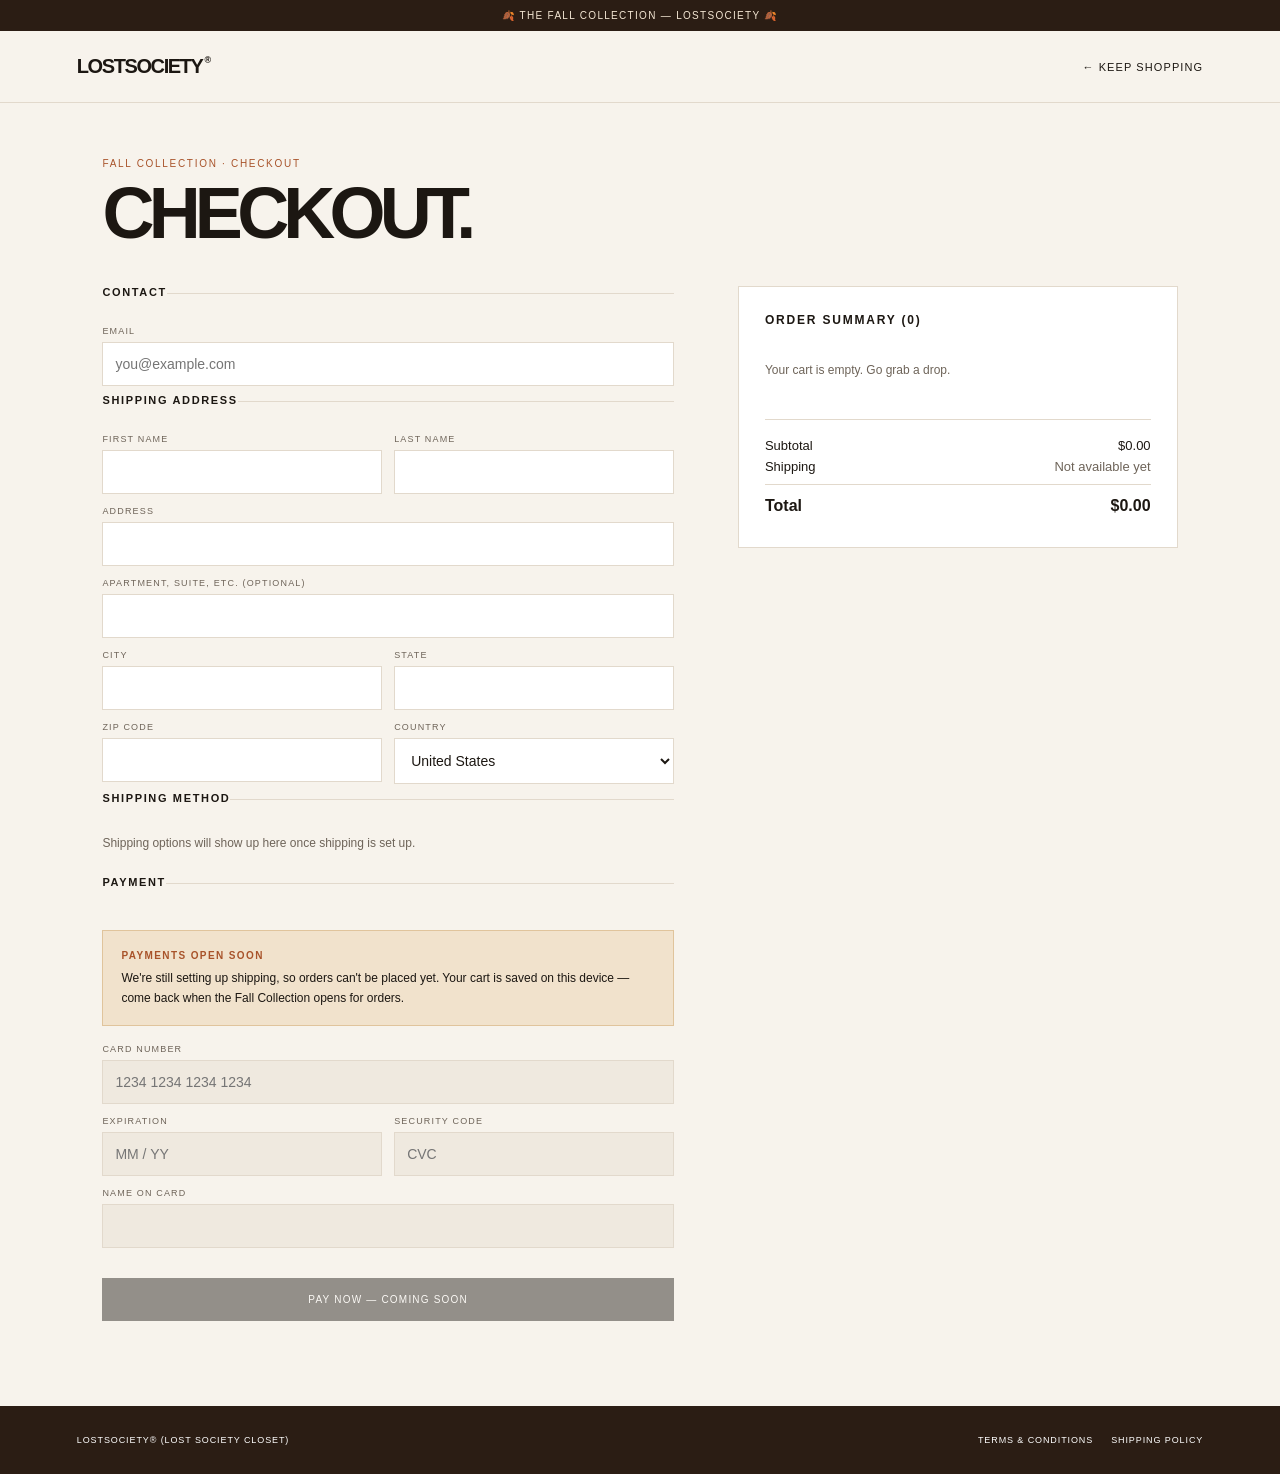
<file: checkout.html>
<!DOCTYPE html>
<html lang="en">
<head>
<meta charset="UTF-8"><meta name="viewport" content="width=device-width, initial-scale=1">
<meta name="robots" content="noindex">
<title>Checkout | LOSTSOCIETY</title>
<link rel="icon" href="/favicon.ico?v=3" sizes="any">
<link rel="icon" type="image/png" href="/favicon.png?v=3">
<link rel="stylesheet" href="/shop.css">
<style>
:root{--paper:#f7f3ec;--ink:#1c1712;--muted:#6e6459;--line:#e2d9cc;--rust:#a8532a;--amber:#c98a2e;--bark:#2b1d14}
*{box-sizing:border-box}body{margin:0;background:var(--paper);color:var(--ink);font-family:Arial,Helvetica,sans-serif}a{color:inherit;text-decoration:none}
.announcement{padding:10px 20px;text-align:center;font-size:10px;letter-spacing:.13em;text-transform:uppercase;background:var(--bark);color:#f3e6d3}
header{height:72px;padding:0 6vw;display:flex;align-items:center;justify-content:space-between;border-bottom:1px solid var(--line)}
.brand{font-weight:900;letter-spacing:-.07em;font-size:20px}.brand small{font-size:9px;letter-spacing:0;vertical-align:top;margin-left:2px}
.back{font-size:11px;text-transform:uppercase;letter-spacing:.1em}.back:hover{opacity:.55}
.kicker{font-size:10px;text-transform:uppercase;letter-spacing:.17em;color:var(--rust)}
h1{font-size:clamp(40px,6vw,72px);line-height:.9;letter-spacing:-.08em;text-transform:uppercase;margin:12px 0 0}
.wrap{padding:55px 8vw 85px}
.layout{display:grid;grid-template-columns:1.3fr 1fr;gap:5vw;margin-top:40px;align-items:start}
fieldset{border:0;border-top:1px solid var(--line);padding:24px 0 8px;margin:0}
legend{font-size:11px;letter-spacing:.15em;text-transform:uppercase;font-weight:700;padding:0 0 4px}
.grid{display:grid;grid-template-columns:1fr 1fr;gap:12px}.grid .full{grid-column:1/-1}
label{display:flex;flex-direction:column;gap:6px;font-size:9px;letter-spacing:.13em;text-transform:uppercase;color:var(--muted)}
input,select{font:inherit;font-size:14px;padding:13px 12px;border:1px solid var(--line);background:#fff;color:var(--ink);letter-spacing:0;text-transform:none}
input:focus,select:focus{outline:1px solid var(--ink)}
input:disabled{background:#efe9df;color:#998f83;cursor:not-allowed}
.notice{background:#f1e2cc;border:1px solid #e0c49c;padding:16px 18px;font-size:12px;line-height:1.7;margin:14px 0 18px}
.notice strong{display:block;font-size:10px;letter-spacing:.14em;text-transform:uppercase;color:var(--rust);margin-bottom:4px}
.button{display:inline-block;background:var(--ink);color:#fff;padding:15px 19px;font-size:10px;letter-spacing:.12em;text-transform:uppercase;border:1px solid var(--ink)}
.button:disabled{opacity:.45;cursor:not-allowed}
.summary{background:#fff;border:1px solid var(--line);padding:26px;position:sticky;top:20px}
.summary h2{font-size:12px;letter-spacing:.15em;text-transform:uppercase;margin:0}
.totals{margin-top:18px;border-top:1px solid var(--line);padding-top:12px}.totals .total{font-size:16px;font-weight:700;border-top:1px solid var(--line);padding-top:12px;margin-top:10px}
.muted{color:var(--muted)}
footer{background:var(--bark);color:#fff;padding:26px 6vw;font-size:9px;text-transform:uppercase;letter-spacing:.1em}
@media(max-width:860px){.layout{grid-template-columns:1fr}.summary{position:static;order:-1}.wrap{padding:40px 6vw 65px}}
@media(max-width:450px){.grid{grid-template-columns:1fr}}
</style>
</head>
<body>
<div class="announcement">🍂 The Fall Collection — LOSTSOCIETY 🍂</div>
<header><a class="brand" href="/">LOSTSOCIETY<small>®</small></a><a class="back" href="/#collection">← Keep shopping</a></header>
<main class="wrap">
<div class="kicker">Fall Collection · Checkout</div><h1>Checkout.</h1>
<div class="layout">
<form id="checkout-form" novalidate>
<fieldset><legend>Contact</legend><div class="grid">
<label class="full">Email<input type="email" name="email" autocomplete="email" placeholder="you@example.com"></label>
</div></fieldset>
<fieldset><legend>Shipping address</legend><div class="grid">
<label>First name<input name="first" autocomplete="given-name"></label>
<label>Last name<input name="last" autocomplete="family-name"></label>
<label class="full">Address<input name="address" autocomplete="address-line1"></label>
<label class="full">Apartment, suite, etc. (optional)<input name="address2" autocomplete="address-line2"></label>
<label>City<input name="city" autocomplete="address-level2"></label>
<label>State<input name="state" autocomplete="address-level1"></label>
<label>ZIP code<input name="zip" autocomplete="postal-code" inputmode="numeric"></label>
<label>Country<select name="country" autocomplete="country"><option>United States</option></select></label>
</div></fieldset>
<fieldset><legend>Shipping method</legend>
<p class="muted" style="font-size:12px;margin:4px 0 18px">Shipping options will show up here once shipping is set up.</p>
</fieldset>
<fieldset><legend>Payment</legend>
<div class="notice"><strong>Payments open soon</strong>We're still setting up shipping, so orders can't be placed yet. Your cart is saved on this device — come back when the Fall Collection opens for orders.</div>
<div class="grid">
<label class="full">Card number<input disabled placeholder="1234 1234 1234 1234"></label>
<label>Expiration<input disabled placeholder="MM / YY"></label>
<label>Security code<input disabled placeholder="CVC"></label>
<label class="full">Name on card<input disabled></label>
</div></fieldset>
<button class="button wide" type="submit" id="pay" disabled>Pay now — coming soon</button>
</form>
<aside class="summary"><h2>Order summary (<span data-cart-count>0</span>)</h2>
<div id="summary-lines"></div>
<div class="totals">
<div class="row"><span>Subtotal</span><span id="subtotal">$0.00</span></div>
<div class="row"><span>Shipping</span><span class="muted">Not available yet</span></div>
<div class="row total"><span>Total</span><span id="total">$0.00</span></div>
</div></aside>
</div>
</main>
<footer class="legal-footer"><span>LOSTSOCIETY® (Lost Society Closet)</span><div class="footer-links"><a href="/terms-and-conditions">Terms &amp; Conditions</a><a href="/shipping-policy">Shipping Policy</a></div></footer>
<script src="/cart.js"></script>
<script>
function render(){renderCartLines(document.getElementById('summary-lines'));const s=money(Cart.subtotal());document.getElementById('subtotal').textContent=s;document.getElementById('total').textContent=s}
document.addEventListener('cart:change',render);render();
document.getElementById('checkout-form').addEventListener('submit',e=>e.preventDefault());
</script>
</body></html>
</file>
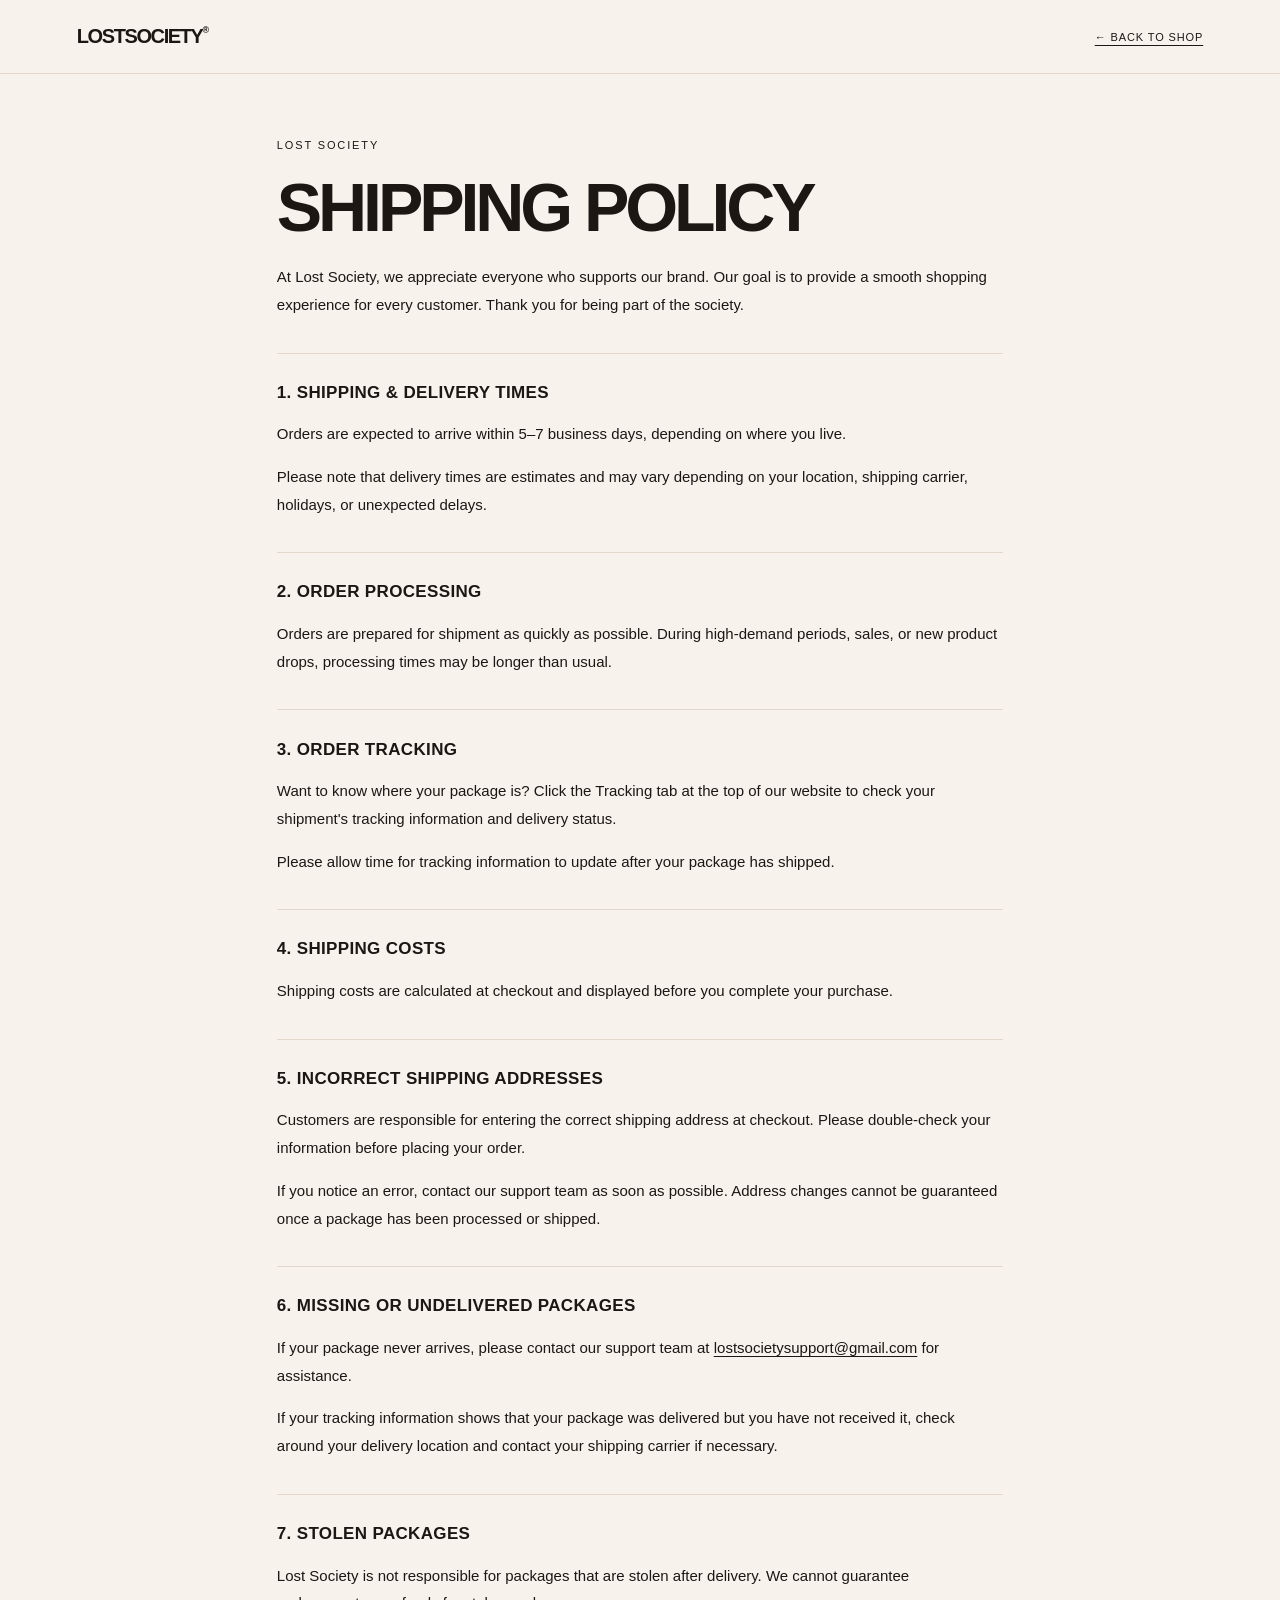
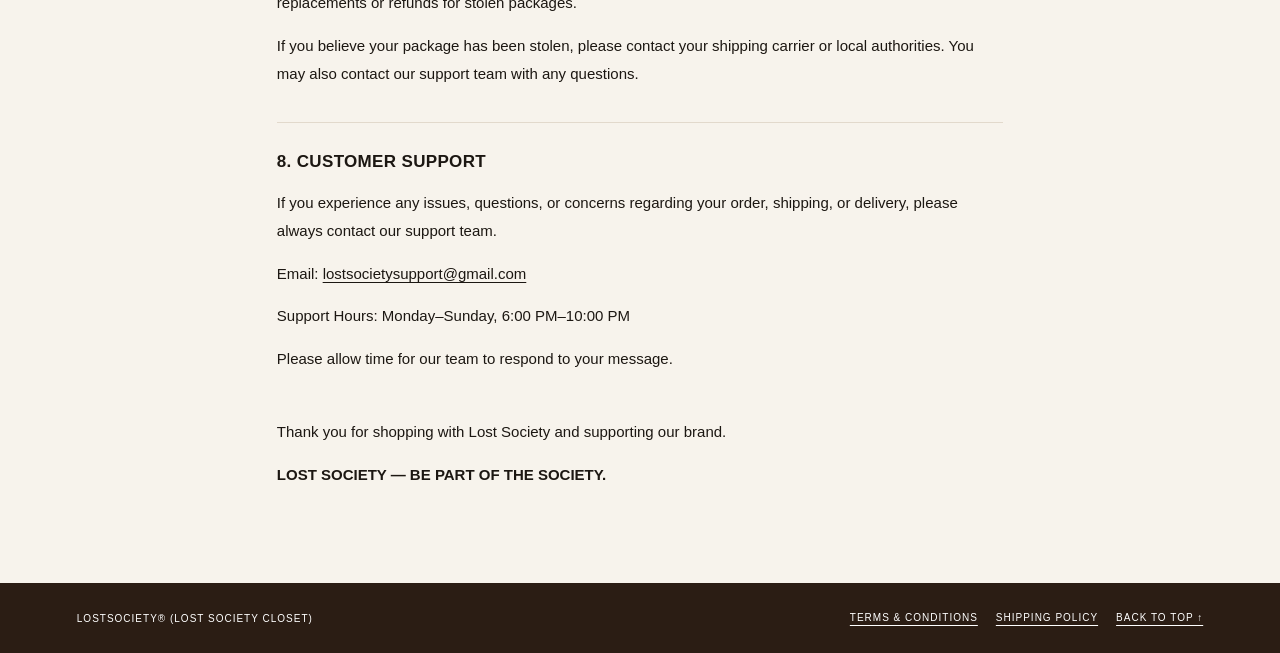
<file: shipping-policy.html>
<!DOCTYPE html>
<html lang="en">
<head>
<meta charset="UTF-8">
<meta name="viewport" content="width=device-width, initial-scale=1">
<meta name="theme-color" content="#f7f3ec">
<meta name="description" content="Lost Society Shipping Policy, including delivery times, order tracking, shipping costs, and customer support.">
<title>Shipping Policy | LOST SOCIETY</title>
<link rel="canonical" href="https://lostsocietycloset.netlify.app/shipping-policy">
<link rel="icon" href="/favicon.ico?v=3" sizes="any">
<link rel="icon" type="image/png" href="/favicon.png?v=3">
<link rel="apple-touch-icon" href="/apple-touch-icon.png?v=3">
<link rel="stylesheet" href="/shop.css">
<style>
:root{--paper:#f7f3ec;--ink:#1c1712;--line:#e2d9cc;--bark:#2b1d14}
*{box-sizing:border-box}html{scroll-behavior:smooth}body{margin:0;background:var(--paper);color:var(--ink);font-family:Arial,Helvetica,sans-serif}a{color:inherit}header{padding:25px 6vw;border-bottom:1px solid var(--line);display:flex;justify-content:space-between;align-items:center;gap:24px}.brand{font-weight:900;letter-spacing:-.07em;font-size:20px;text-decoration:none}.brand small{font-size:9px;vertical-align:top;letter-spacing:0}.back{font-size:11px;letter-spacing:.08em;text-transform:uppercase;text-underline-offset:4px}main{max-width:880px;margin:0 auto;padding:65px 6vw 80px}.kicker{font-size:11px;letter-spacing:.17em;text-transform:uppercase}h1{font-size:clamp(38px,7vw,68px);line-height:1;letter-spacing:-.06em;text-transform:uppercase;margin:22px 0}.updated{font-size:12px;color:#6e6459;margin-bottom:38px}p,li{font-size:15px;line-height:1.85}section{margin-top:34px;padding-top:12px;border-top:1px solid var(--line)}h2{font-size:17px;line-height:1.5;letter-spacing:.02em;text-transform:uppercase}ul{padding-left:24px}li+li{margin-top:6px}main a{text-underline-offset:3px;overflow-wrap:anywhere}address{font-style:normal}.closing{margin-top:45px}footer{color:#fff;padding:26px 6vw;font-size:10px;letter-spacing:.1em;text-transform:uppercase}footer a{text-underline-offset:4px}:focus-visible{outline:2px solid currentColor;outline-offset:4px}@media(max-width:450px){header{align-items:flex-start;flex-direction:column;gap:14px}main{padding-top:40px}}@media(prefers-reduced-motion:reduce){html{scroll-behavior:auto}}
</style>
</head>
<body id="top">
<header><a class="brand" href="/">LOSTSOCIETY<small>®</small></a><a class="back" href="/">← Back to shop</a></header>
<main>
<div class="kicker">Lost Society</div>
<h1>Shipping Policy</h1>
<p>At Lost Society, we appreciate everyone who supports our brand. Our goal is to provide a smooth shopping experience for every customer. Thank you for being part of the society.</p>
<section aria-labelledby="delivery"><h2 id="delivery">1. Shipping &amp; Delivery Times</h2>
<p>Orders are expected to arrive within 5–7 business days, depending on where you live.</p>
<p>Please note that delivery times are estimates and may vary depending on your location, shipping carrier, holidays, or unexpected delays.</p>
</section>
<section aria-labelledby="processing"><h2 id="processing">2. Order Processing</h2>
<p>Orders are prepared for shipment as quickly as possible. During high-demand periods, sales, or new product drops, processing times may be longer than usual.</p>
</section>
<section aria-labelledby="tracking"><h2 id="tracking">3. Order Tracking</h2>
<p>Want to know where your package is? Click the Tracking tab at the top of our website to check your shipment&#x27;s tracking information and delivery status.</p>
<p>Please allow time for tracking information to update after your package has shipped.</p>
</section>
<section aria-labelledby="costs"><h2 id="costs">4. Shipping Costs</h2>
<p>Shipping costs are calculated at checkout and displayed before you complete your purchase.</p>
</section>
<section aria-labelledby="addresses"><h2 id="addresses">5. Incorrect Shipping Addresses</h2>
<p>Customers are responsible for entering the correct shipping address at checkout. Please double-check your information before placing your order.</p>
<p>If you notice an error, contact our support team as soon as possible. Address changes cannot be guaranteed once a package has been processed or shipped.</p>
</section>
<section aria-labelledby="missing"><h2 id="missing">6. Missing or Undelivered Packages</h2>
<p>If your package never arrives, please contact our support team at <a href="mailto:lostsocietysupport@gmail.com">lostsocietysupport@gmail.com</a> for assistance.</p>
<p>If your tracking information shows that your package was delivered but you have not received it, check around your delivery location and contact your shipping carrier if necessary.</p>
</section>
<section aria-labelledby="stolen"><h2 id="stolen">7. Stolen Packages</h2>
<p>Lost Society is not responsible for packages that are stolen after delivery. We cannot guarantee replacements or refunds for stolen packages.</p>
<p>If you believe your package has been stolen, please contact your shipping carrier or local authorities. You may also contact our support team with any questions.</p>
</section>
<section aria-labelledby="support"><h2 id="support">8. Customer Support</h2>
<p>If you experience any issues, questions, or concerns regarding your order, shipping, or delivery, please always contact our support team.</p>
<p>Email: <a href="mailto:lostsocietysupport@gmail.com">lostsocietysupport@gmail.com</a></p>
<p>Support Hours: Monday–Sunday, 6:00 PM–10:00 PM</p>
<p>Please allow time for our team to respond to your message.</p>
</section>
<div class="closing"><p>Thank you for shopping with Lost Society and supporting our brand.</p><p><strong>LOST SOCIETY — BE PART OF THE SOCIETY.</strong></p></div>
</main>
<footer class="legal-footer"><span>LOSTSOCIETY® (Lost Society Closet)</span><div class="footer-links"><a href="/terms-and-conditions">Terms &amp; Conditions</a><a href="/shipping-policy" aria-current="page">Shipping Policy</a><a href="#top">Back to top ↑</a></div></footer>
</body>
</html>
</file>
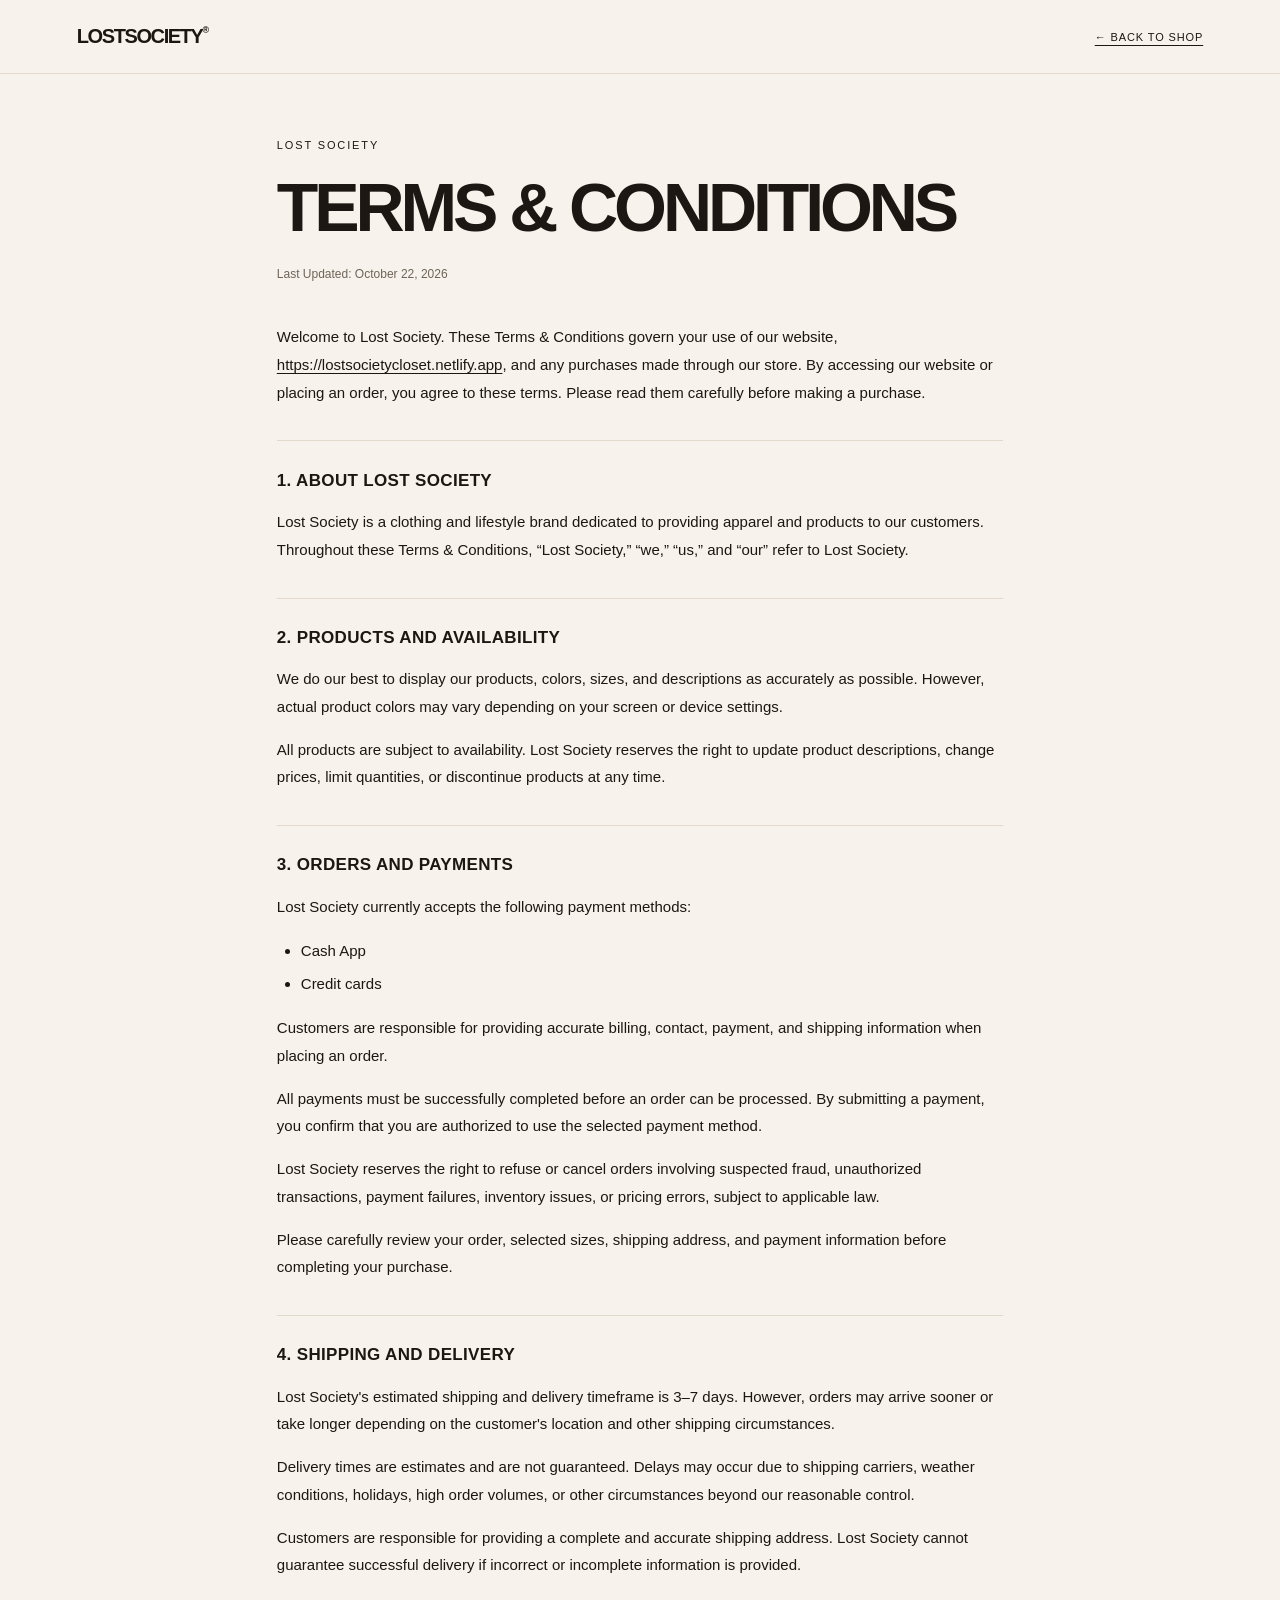
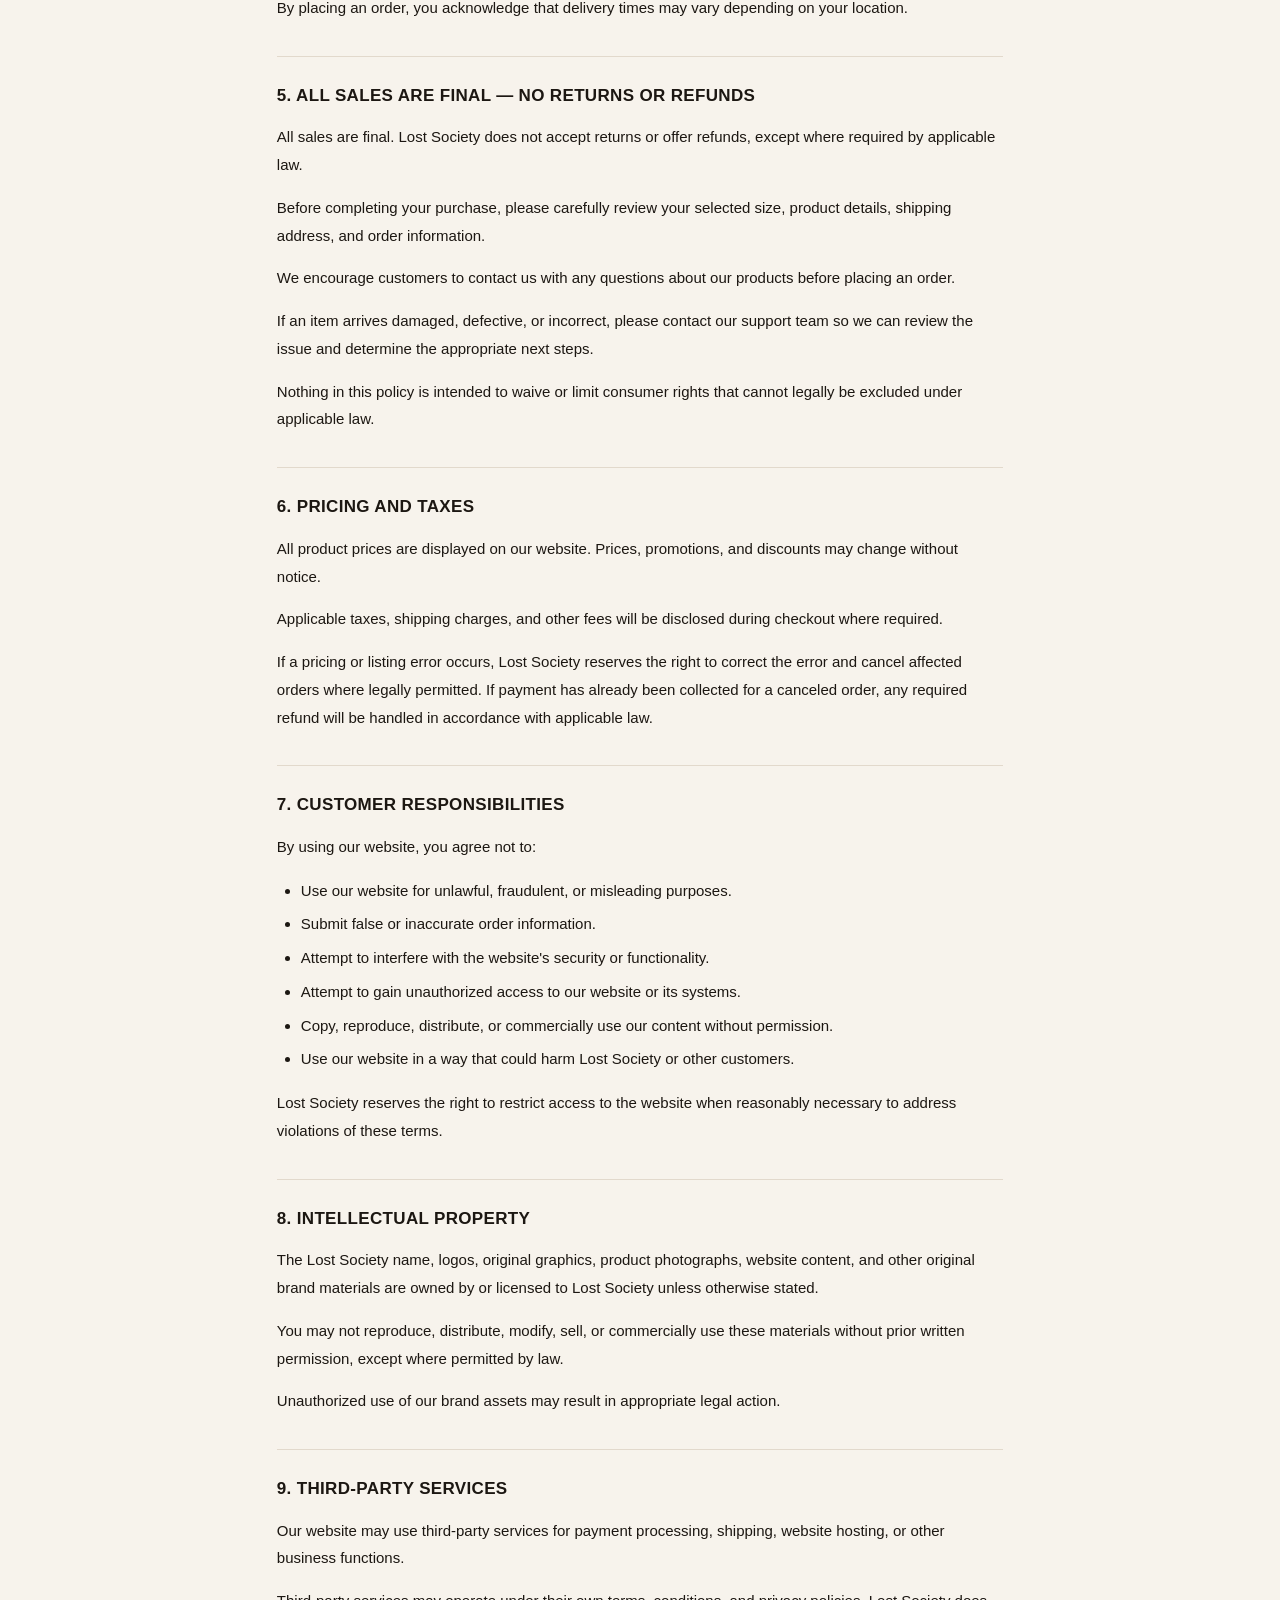
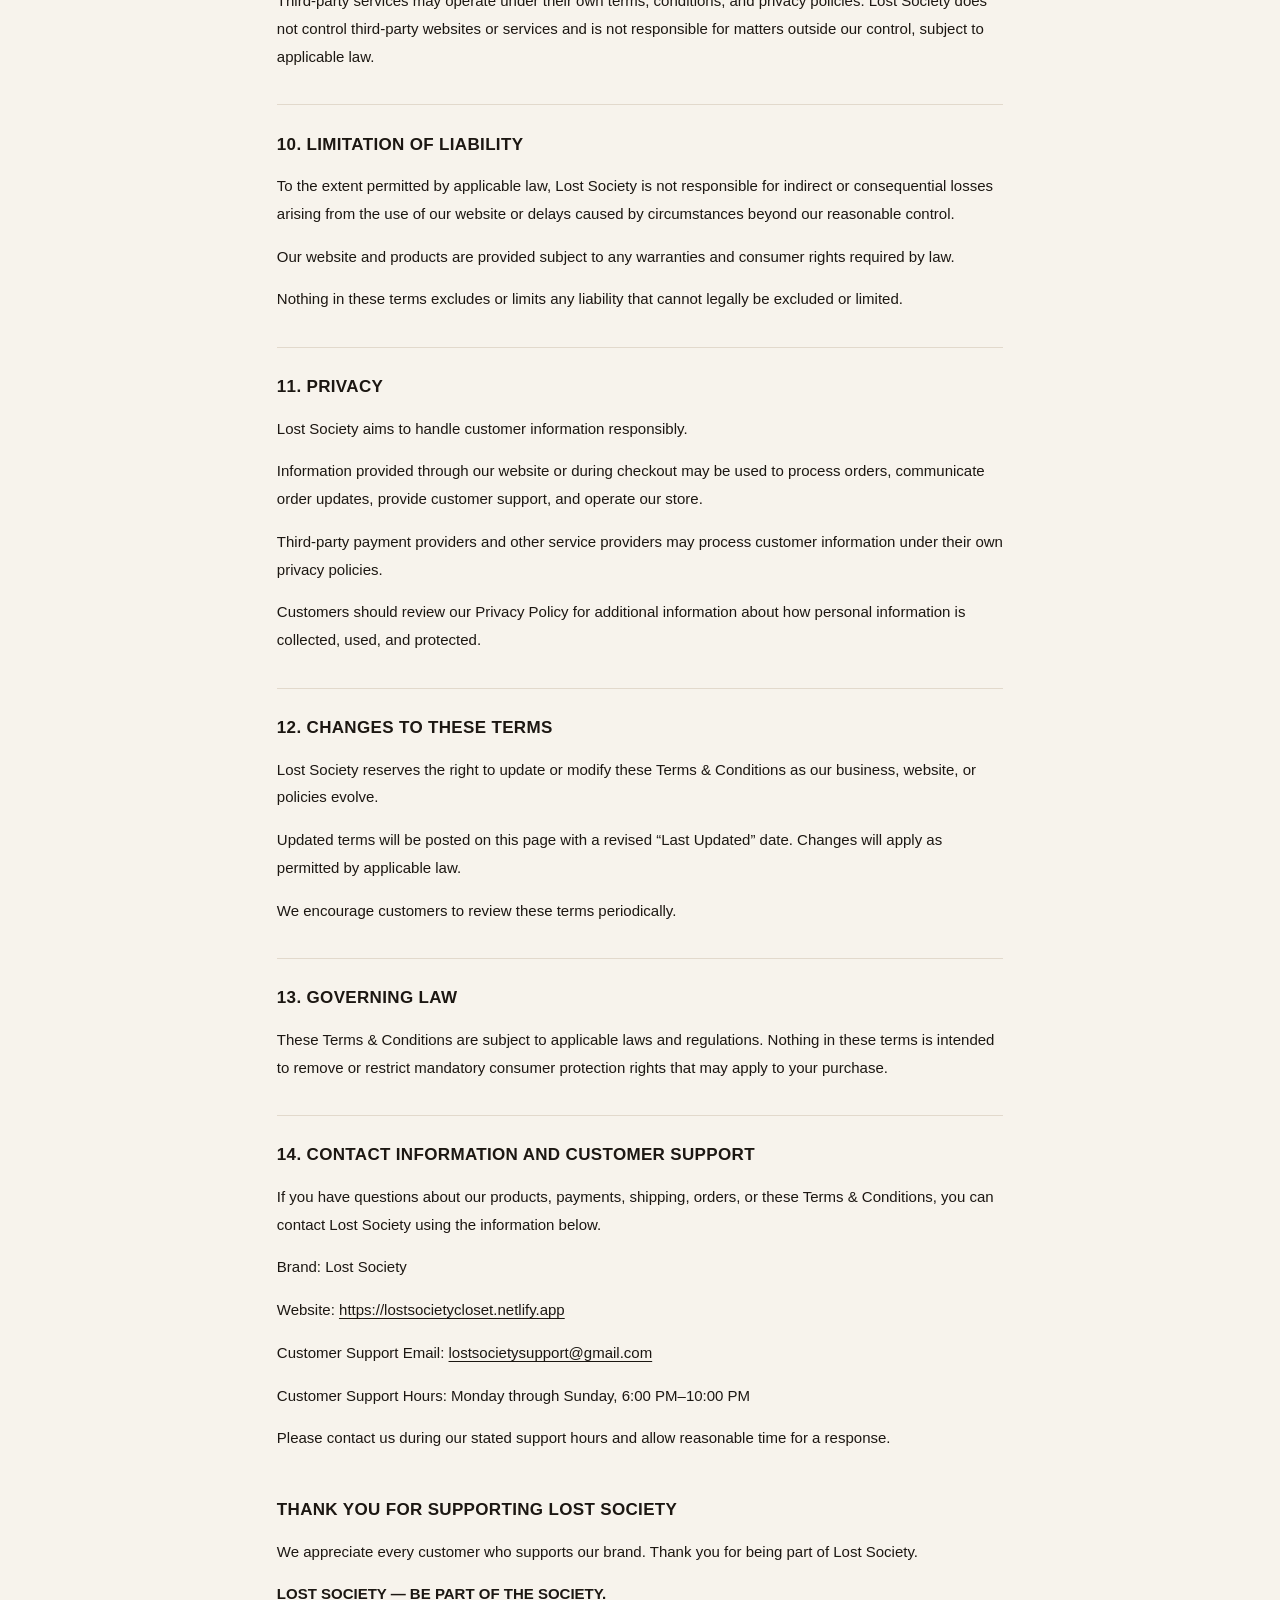
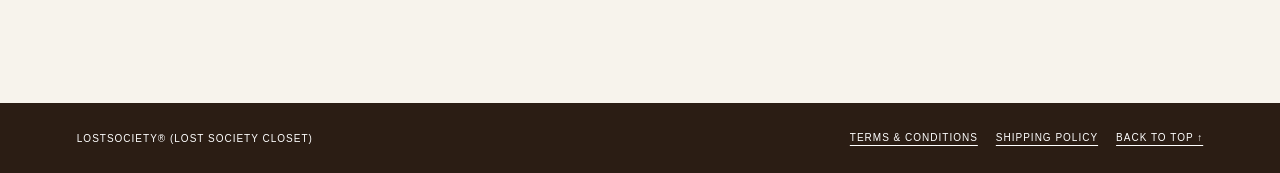
<file: terms-and-conditions.html>
<!DOCTYPE html>
<html lang="en">
<head>
<meta charset="UTF-8">
<meta name="viewport" content="width=device-width, initial-scale=1">
<meta name="theme-color" content="#f7f3ec">
<meta name="description" content="Lost Society Terms & Conditions, including orders, payments, shipping, final sales, and customer support.">
<title>Terms &amp; Conditions | LOST SOCIETY</title>
<link rel="canonical" href="https://lostsocietycloset.netlify.app/terms-and-conditions">
<link rel="icon" href="/favicon.ico?v=3" sizes="any">
<link rel="icon" type="image/png" href="/favicon.png?v=3">
<link rel="apple-touch-icon" href="/apple-touch-icon.png?v=3">
<link rel="stylesheet" href="/shop.css">
<style>
:root{--paper:#f7f3ec;--ink:#1c1712;--line:#e2d9cc;--bark:#2b1d14}
*{box-sizing:border-box}html{scroll-behavior:smooth}body{margin:0;background:var(--paper);color:var(--ink);font-family:Arial,Helvetica,sans-serif}a{color:inherit}header{padding:25px 6vw;border-bottom:1px solid var(--line);display:flex;justify-content:space-between;align-items:center;gap:24px}.brand{font-weight:900;letter-spacing:-.07em;font-size:20px;text-decoration:none}.brand small{font-size:9px;vertical-align:top;letter-spacing:0}.back{font-size:11px;letter-spacing:.08em;text-transform:uppercase;text-underline-offset:4px}main{max-width:880px;margin:0 auto;padding:65px 6vw 80px}.kicker{font-size:11px;letter-spacing:.17em;text-transform:uppercase}h1{font-size:clamp(38px,7vw,68px);line-height:1;letter-spacing:-.06em;text-transform:uppercase;margin:22px 0}.updated{font-size:12px;color:#6e6459;margin-bottom:38px}p,li{font-size:15px;line-height:1.85}section{margin-top:34px;padding-top:12px;border-top:1px solid var(--line)}h2{font-size:17px;line-height:1.5;letter-spacing:.02em;text-transform:uppercase}ul{padding-left:24px}li+li{margin-top:6px}main a{text-underline-offset:3px;overflow-wrap:anywhere}address{font-style:normal}.closing{margin-top:45px}footer{color:#fff;padding:26px 6vw;font-size:10px;letter-spacing:.1em;text-transform:uppercase}footer a{text-underline-offset:4px}:focus-visible{outline:2px solid currentColor;outline-offset:4px}@media(max-width:450px){header{align-items:flex-start;flex-direction:column;gap:14px}main{padding-top:40px}}@media(prefers-reduced-motion:reduce){html{scroll-behavior:auto}}
</style>
</head>
<body id="top">
<header><a class="brand" href="/">LOSTSOCIETY<small>®</small></a><a class="back" href="/">← Back to shop</a></header>
<main>
<div class="kicker">Lost Society</div>
<h1>Terms &amp; Conditions</h1>
<p class="updated">Last Updated: <time datetime="2026-10-22">October 22, 2026</time></p>
<p>Welcome to Lost Society. These Terms &amp; Conditions govern your use of our website, <a href="https://lostsocietycloset.netlify.app">https://lostsocietycloset.netlify.app</a>, and any purchases made through our store. By accessing our website or placing an order, you agree to these terms. Please read them carefully before making a purchase.</p>
<section aria-labelledby="about"><h2 id="about">1. About Lost Society</h2>
<p>Lost Society is a clothing and lifestyle brand dedicated to providing apparel and products to our customers. Throughout these Terms &amp; Conditions, “Lost Society,” “we,” “us,” and “our” refer to Lost Society.</p></section>
<section aria-labelledby="products"><h2 id="products">2. Products and Availability</h2>
<p>We do our best to display our products, colors, sizes, and descriptions as accurately as possible. However, actual product colors may vary depending on your screen or device settings.</p>
<p>All products are subject to availability. Lost Society reserves the right to update product descriptions, change prices, limit quantities, or discontinue products at any time.</p></section>
<section aria-labelledby="orders"><h2 id="orders">3. Orders and Payments</h2>
<p>Lost Society currently accepts the following payment methods:</p><ul><li>Cash App</li><li>Credit cards</li></ul>
<p>Customers are responsible for providing accurate billing, contact, payment, and shipping information when placing an order.</p>
<p>All payments must be successfully completed before an order can be processed. By submitting a payment, you confirm that you are authorized to use the selected payment method.</p>
<p>Lost Society reserves the right to refuse or cancel orders involving suspected fraud, unauthorized transactions, payment failures, inventory issues, or pricing errors, subject to applicable law.</p>
<p>Please carefully review your order, selected sizes, shipping address, and payment information before completing your purchase.</p></section>
<section aria-labelledby="shipping"><h2 id="shipping">4. Shipping and Delivery</h2>
<p>Lost Society's estimated shipping and delivery timeframe is 3–7 days. However, orders may arrive sooner or take longer depending on the customer's location and other shipping circumstances.</p>
<p>Delivery times are estimates and are not guaranteed. Delays may occur due to shipping carriers, weather conditions, holidays, high order volumes, or other circumstances beyond our reasonable control.</p>
<p>Customers are responsible for providing a complete and accurate shipping address. Lost Society cannot guarantee successful delivery if incorrect or incomplete information is provided.</p>
<p>By placing an order, you acknowledge that delivery times may vary depending on your location.</p></section>
<section aria-labelledby="sales"><h2 id="sales">5. All Sales Are Final — No Returns or Refunds</h2>
<p>All sales are final. Lost Society does not accept returns or offer refunds, except where required by applicable law.</p>
<p>Before completing your purchase, please carefully review your selected size, product details, shipping address, and order information.</p>
<p>We encourage customers to contact us with any questions about our products before placing an order.</p>
<p>If an item arrives damaged, defective, or incorrect, please contact our support team so we can review the issue and determine the appropriate next steps.</p>
<p>Nothing in this policy is intended to waive or limit consumer rights that cannot legally be excluded under applicable law.</p></section>
<section aria-labelledby="pricing"><h2 id="pricing">6. Pricing and Taxes</h2>
<p>All product prices are displayed on our website. Prices, promotions, and discounts may change without notice.</p>
<p>Applicable taxes, shipping charges, and other fees will be disclosed during checkout where required.</p>
<p>If a pricing or listing error occurs, Lost Society reserves the right to correct the error and cancel affected orders where legally permitted. If payment has already been collected for a canceled order, any required refund will be handled in accordance with applicable law.</p></section>
<section aria-labelledby="responsibilities"><h2 id="responsibilities">7. Customer Responsibilities</h2>
<p>By using our website, you agree not to:</p>
<ul><li>Use our website for unlawful, fraudulent, or misleading purposes.</li><li>Submit false or inaccurate order information.</li><li>Attempt to interfere with the website's security or functionality.</li><li>Attempt to gain unauthorized access to our website or its systems.</li><li>Copy, reproduce, distribute, or commercially use our content without permission.</li><li>Use our website in a way that could harm Lost Society or other customers.</li></ul>
<p>Lost Society reserves the right to restrict access to the website when reasonably necessary to address violations of these terms.</p></section>
<section aria-labelledby="property"><h2 id="property">8. Intellectual Property</h2>
<p>The Lost Society name, logos, original graphics, product photographs, website content, and other original brand materials are owned by or licensed to Lost Society unless otherwise stated.</p>
<p>You may not reproduce, distribute, modify, sell, or commercially use these materials without prior written permission, except where permitted by law.</p>
<p>Unauthorized use of our brand assets may result in appropriate legal action.</p></section>
<section aria-labelledby="third-party"><h2 id="third-party">9. Third-Party Services</h2>
<p>Our website may use third-party services for payment processing, shipping, website hosting, or other business functions.</p>
<p>Third-party services may operate under their own terms, conditions, and privacy policies. Lost Society does not control third-party websites or services and is not responsible for matters outside our control, subject to applicable law.</p></section>
<section aria-labelledby="liability"><h2 id="liability">10. Limitation of Liability</h2>
<p>To the extent permitted by applicable law, Lost Society is not responsible for indirect or consequential losses arising from the use of our website or delays caused by circumstances beyond our reasonable control.</p>
<p>Our website and products are provided subject to any warranties and consumer rights required by law.</p>
<p>Nothing in these terms excludes or limits any liability that cannot legally be excluded or limited.</p></section>
<section aria-labelledby="privacy"><h2 id="privacy">11. Privacy</h2>
<p>Lost Society aims to handle customer information responsibly.</p>
<p>Information provided through our website or during checkout may be used to process orders, communicate order updates, provide customer support, and operate our store.</p>
<p>Third-party payment providers and other service providers may process customer information under their own privacy policies.</p>
<p>Customers should review our Privacy Policy for additional information about how personal information is collected, used, and protected.</p></section>
<section aria-labelledby="changes"><h2 id="changes">12. Changes to These Terms</h2>
<p>Lost Society reserves the right to update or modify these Terms &amp; Conditions as our business, website, or policies evolve.</p>
<p>Updated terms will be posted on this page with a revised “Last Updated” date. Changes will apply as permitted by applicable law.</p>
<p>We encourage customers to review these terms periodically.</p></section>
<section aria-labelledby="law"><h2 id="law">13. Governing Law</h2>
<p>These Terms &amp; Conditions are subject to applicable laws and regulations. Nothing in these terms is intended to remove or restrict mandatory consumer protection rights that may apply to your purchase.</p></section>
<section aria-labelledby="contact"><h2 id="contact">14. Contact Information and Customer Support</h2>
<p>If you have questions about our products, payments, shipping, orders, or these Terms &amp; Conditions, you can contact Lost Society using the information below.</p>
<address><p>Brand: Lost Society</p><p>Website: <a href="https://lostsocietycloset.netlify.app">https://lostsocietycloset.netlify.app</a></p><p>Customer Support Email: <a href="mailto:lostsocietysupport@gmail.com">lostsocietysupport@gmail.com</a></p><p>Customer Support Hours: Monday through Sunday, 6:00 PM–10:00 PM</p></address>
<p>Please contact us during our stated support hours and allow reasonable time for a response.</p></section>
<div class="closing"><h2>Thank You for Supporting Lost Society</h2><p>We appreciate every customer who supports our brand. Thank you for being part of Lost Society.</p><p><strong>LOST SOCIETY — BE PART OF THE SOCIETY.</strong></p></div>
</main>
<footer class="legal-footer"><span>LOSTSOCIETY® (Lost Society Closet)</span><div class="footer-links"><a href="/terms-and-conditions" aria-current="page">Terms &amp; Conditions</a><a href="/shipping-policy">Shipping Policy</a><a href="#top">Back to top ↑</a></div></footer>
</body>
</html>
</file>
<file: shop.css>
/* Fall touches */
.hero{position:relative;overflow:hidden}.hero>*:not(.leaves){position:relative;z-index:1}
.leaves{position:absolute;inset:0;pointer-events:none;z-index:0}
.leaves i{position:absolute;top:-40px;font-style:normal;font-size:18px;opacity:.55;animation:leaf-fall 14s linear infinite}
.leaves i:nth-child(1){left:6%;animation-delay:0s}.leaves i:nth-child(2){left:22%;animation-delay:-5s;font-size:14px}
.leaves i:nth-child(3){left:41%;animation-delay:-9s}.leaves i:nth-child(4){left:58%;animation-delay:-2s;font-size:13px}
.leaves i:nth-child(5){left:76%;animation-delay:-11s}.leaves i:nth-child(6){left:92%;animation-delay:-7s;font-size:15px}
@keyframes leaf-fall{0%{transform:translate(0,0) rotate(0)}50%{transform:translate(30px,320px) rotate(160deg)}100%{transform:translate(-10px,680px) rotate(340deg);opacity:0}}
@media(prefers-reduced-motion:reduce){.leaves{display:none}}
.fall-title{color:var(--bark)}.fall-title::after{content:" 🍂";font-size:.5em;vertical-align:middle}
#collection .kicker{color:var(--rust)}
.story{background:#efe5d6}
footer{background:var(--bark)}

/* Shoppable cards */
.product-card.shoppable{font:inherit;color:inherit;text-align:left;cursor:pointer;transition:transform .2s,box-shadow .2s,border-color .2s;background:#f1ebe1}
.product-card.shoppable:hover,.product-card.shoppable:focus-visible{transform:translateY(-3px);box-shadow:0 12px 28px rgba(80,45,15,.13);border-color:var(--amber);outline:none}
.product-card.shoppable img{width:100%;height:auto;display:block;margin:14px 0}
.product-card .product-name{color:var(--ink)!important;font-weight:700}
.shop-hint{margin-top:12px;font-size:9px;letter-spacing:.13em;text-transform:uppercase;color:var(--rust)}

/* Header cart */
.cart-toggle{background:none;font:inherit;letter-spacing:inherit;text-transform:inherit;color:inherit;cursor:pointer}
.mobile-cart{display:none;margin-left:auto;margin-right:14px;background:none;border:1px solid var(--ink);padding:8px 11px;font-size:10px;letter-spacing:.1em;text-transform:uppercase;font-family:inherit;color:inherit}
@media(max-width:760px){.mobile-cart{display:block}}

/* Panels */
.overlay{position:fixed;inset:0;background:rgba(30,20,12,.5);z-index:20}
.modal{position:fixed;z-index:21;left:50%;top:50%;transform:translate(-50%,-50%);width:min(860px,94vw);max-height:92vh;overflow:auto;background:var(--paper);display:grid;grid-template-columns:1fr 1fr;border:1px solid var(--line)}
.modal[hidden],.drawer[hidden],.overlay[hidden]{display:none}
.pm-image{background:#fff;display:flex;align-items:center;justify-content:center;padding:20px}.pm-image img{width:100%;height:auto}
.pm-info{padding:38px 32px}.pm-info h3{font-size:clamp(30px,4vw,44px);letter-spacing:-.06em;text-transform:uppercase;margin:12px 0 6px;line-height:.95}
.pm-price{font-size:18px;font-weight:700;margin:0 0 14px}.pm-desc{font-size:12px;color:var(--muted);line-height:1.7}
.pm-label{font-size:9px;letter-spacing:.15em;text-transform:uppercase;color:var(--muted);margin:20px 0 8px}
.sizes{display:flex;gap:6px;flex-wrap:wrap}.sizes button{min-width:46px;padding:11px 8px;border:1px solid var(--line);background:#fff;font:inherit;font-size:11px;cursor:pointer}.sizes button:hover{border-color:var(--ink)}.sizes button.on{background:var(--ink);color:#fff;border-color:var(--ink)}
.size-chart img{display:block;width:100%;height:auto;border:1px solid var(--line)}.size-chart[hidden]{display:none}
.pm-msg{font-size:11px;color:var(--rust);min-height:16px}
.button.wide{display:block;width:100%;text-align:center;margin-top:22px;cursor:pointer;font-family:inherit}
.button.disabled{opacity:.4;pointer-events:none}
.close{position:absolute;top:10px;right:14px;background:none;border:0;font-size:28px;cursor:pointer;color:var(--ink);z-index:2}
.drawer{position:fixed;z-index:21;top:0;right:0;bottom:0;width:min(420px,100vw);background:var(--paper);display:flex;flex-direction:column;border-left:1px solid var(--line)}
.drawer-top{padding:24px;border-bottom:1px solid var(--line);font-size:12px;letter-spacing:.12em;text-transform:uppercase;position:relative}.drawer-top .close{top:12px}
.drawer-lines{flex:1;overflow:auto;padding:0 24px}
.drawer-bottom{padding:22px 24px;border-top:1px solid var(--line)}.drawer-bottom p{font-size:11px;color:var(--muted);margin:6px 0 0}
.row{display:flex;justify-content:space-between;font-size:13px;margin:6px 0}

/* Cart lines (drawer + checkout) */
.cart-line{display:grid;grid-template-columns:64px 1fr auto;gap:14px;padding:18px 0;border-bottom:1px solid var(--line);align-items:start}
.cart-line img{width:64px;height:64px;object-fit:cover;background:#fff;border:1px solid var(--line)}
.cart-line-info{display:flex;flex-direction:column;gap:4px;font-size:12px}.cart-line-info span{color:var(--muted);font-size:11px}
.cart-line-total{font-size:13px}.cart-empty{font-size:12px;color:var(--muted);padding:24px 0}
.qty{display:flex;align-items:center;gap:8px;margin-top:4px}.qty button{width:26px;height:26px;border:1px solid var(--line);background:#fff;cursor:pointer;font-size:14px;line-height:1}
.qty .remove{width:auto;border:0;background:none;text-decoration:underline;font-size:10px;color:var(--muted);margin-left:6px}
.qty.big button{width:38px;height:38px}.qty.big span{min-width:24px;text-align:center}
@media(max-width:760px){.modal{grid-template-columns:1fr;top:auto;bottom:0;left:0;transform:none;width:100vw;max-height:90vh}.pm-info{padding:26px 22px}}

/* Header search */
.search{position:relative;flex:0 1 260px;margin:0 24px}
.search input{width:100%;font:inherit;font-size:12px;padding:10px 12px 10px 32px;border:1px solid var(--line);background:#fff url("data:image/svg+xml,%3Csvg xmlns='http://www.w3.org/2000/svg' width='14' height='14' fill='none' stroke='%236e6459' stroke-width='2'%3E%3Ccircle cx='6' cy='6' r='4.5'/%3E%3Cpath d='M9.5 9.5 13 13'/%3E%3C/svg%3E") no-repeat 11px center;color:var(--ink)}
.search input:focus{outline:1px solid var(--ink)}
.search-results{position:absolute;top:calc(100% + 6px);left:0;right:0;min-width:280px;margin:0;padding:6px 0;list-style:none;background:var(--paper);border:1px solid var(--line);box-shadow:0 14px 30px rgba(80,45,15,.15);z-index:10;max-height:70vh;overflow:auto}
.search-results[hidden]{display:none}
.search-results li[data-i]{display:flex;align-items:center;gap:12px;padding:9px 14px;cursor:pointer}
.search-results li[data-i]:hover,.search-results li.on{background:#efe5d6}
.search-results img,.search-icon{width:40px;height:40px;object-fit:cover;background:#fff;border:1px solid var(--line);flex:none;display:flex;align-items:center;justify-content:center;font-size:14px;color:var(--rust)}
.search-results strong{display:block;font-size:12px;text-transform:uppercase;letter-spacing:.04em}
.search-results small{display:block;font-size:10px;color:var(--muted);margin-top:3px}
.search-results mark{background:#f1d9a8;color:inherit;padding:0 1px}
.search-count,.search-empty{padding:6px 14px 8px;font-size:9px;letter-spacing:.13em;text-transform:uppercase;color:var(--muted)}
.search-empty{text-transform:none;letter-spacing:0;font-size:12px;line-height:1.6;padding:10px 14px}
@media(max-width:760px){header{flex-wrap:wrap;height:auto;padding-top:14px;padding-bottom:12px;row-gap:10px}header nav{top:100%}.search{order:5;flex:1 1 100%;margin:0}.search-results{min-width:0}}

/* Footer legal links */
.footer-links{display:flex;gap:18px;flex-wrap:wrap;line-height:1.8}
.legal-footer{display:flex;justify-content:space-between;align-items:center;gap:20px;flex-wrap:wrap}
footer a:focus-visible{outline:2px solid currentColor;outline-offset:5px}
.legal-footer a:hover{text-decoration:underline}
</file>
